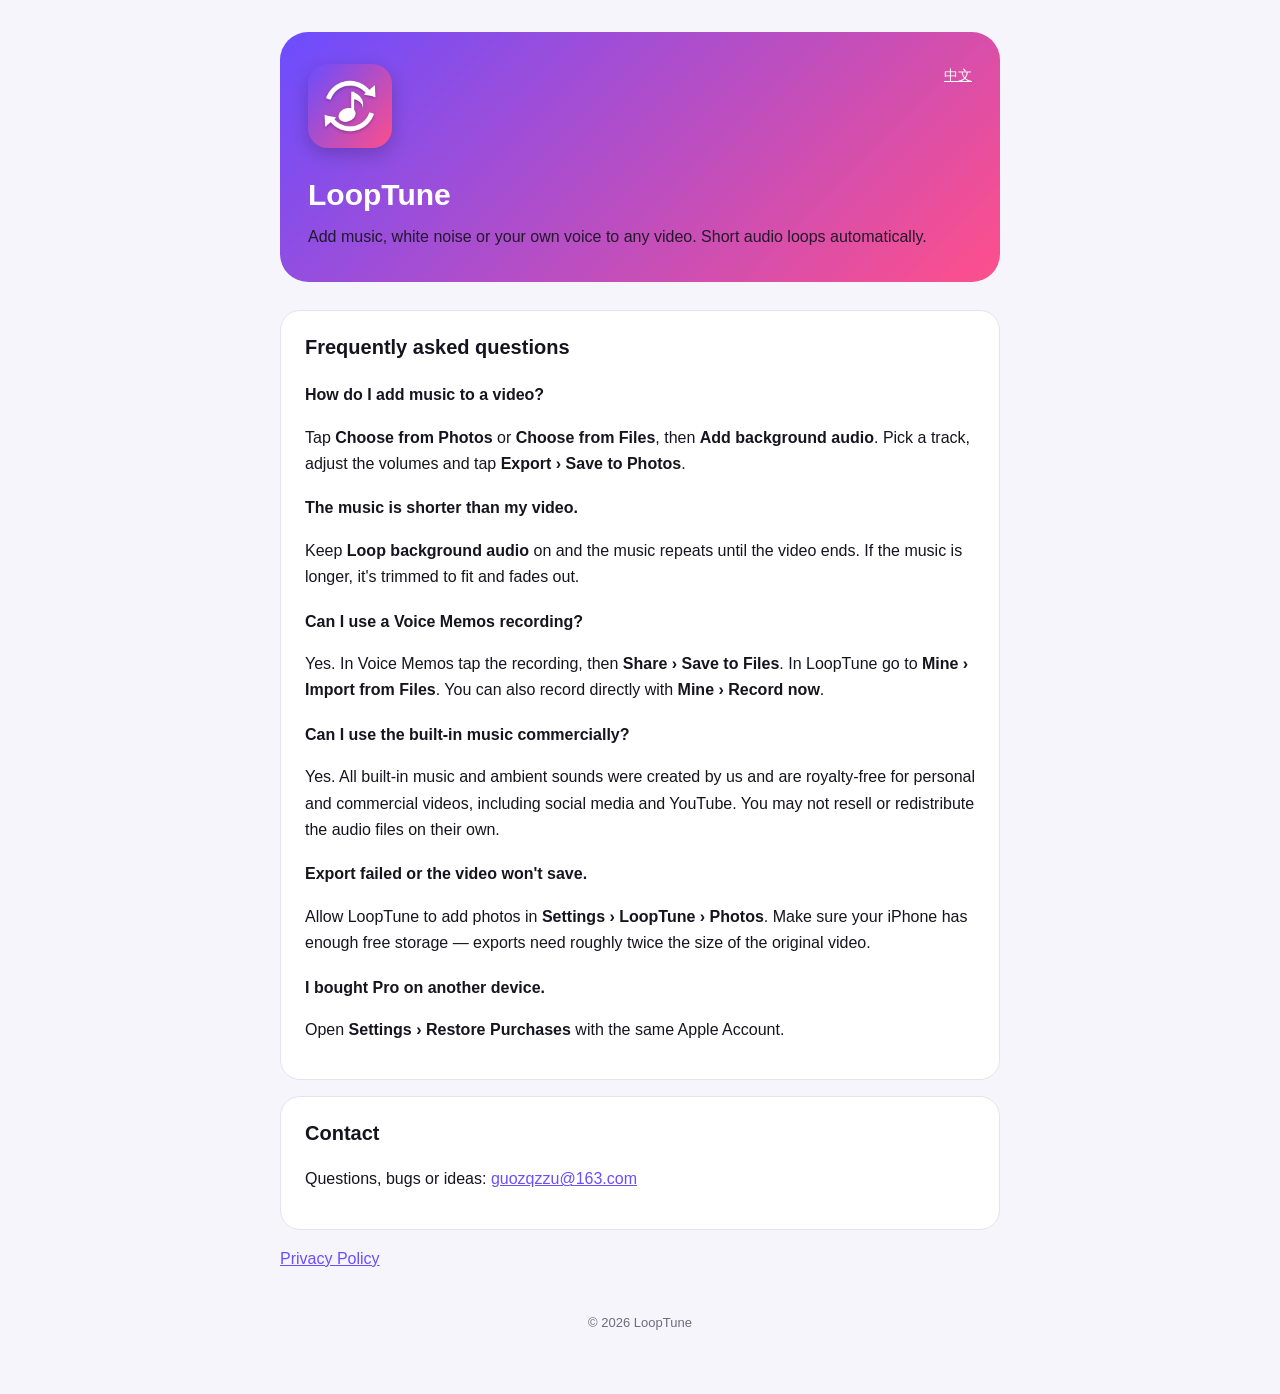
<file: looptune/index.html>
<!doctype html><html lang="en"><head><meta charset="utf-8"><meta name="viewport" content="width=device-width,initial-scale=1">
<title>LoopTune: Add Music to Video — Help</title><meta name="description" content="LoopTune adds royalty-free music, white noise or your own recording to any video. Help and contact.">
<link rel="stylesheet" href="style.css"><link rel="icon" href="icon.png"></head><body><main>
<div class="hero"><span class="lang"><a href="zh.html">中文</a></span><img src="icon.png" alt=""><h1>LoopTune</h1><p>Add music, white noise or your own voice to any video. Short audio loops automatically.</p></div>
<div class="card"><h2>Frequently asked questions</h2>
<h3>How do I add music to a video?</h3><p>Tap <b>Choose from Photos</b> or <b>Choose from Files</b>, then <b>Add background audio</b>. Pick a track, adjust the volumes and tap <b>Export › Save to Photos</b>.</p>
<h3>The music is shorter than my video.</h3><p>Keep <b>Loop background audio</b> on and the music repeats until the video ends. If the music is longer, it's trimmed to fit and fades out.</p>
<h3>Can I use a Voice Memos recording?</h3><p>Yes. In Voice Memos tap the recording, then <b>Share › Save to Files</b>. In LoopTune go to <b>Mine › Import from Files</b>. You can also record directly with <b>Mine › Record now</b>.</p>
<h3>Can I use the built-in music commercially?</h3><p>Yes. All built-in music and ambient sounds were created by us and are royalty-free for personal and commercial videos, including social media and YouTube. You may not resell or redistribute the audio files on their own.</p>
<h3>Export failed or the video won't save.</h3><p>Allow LoopTune to add photos in <b>Settings › LoopTune › Photos</b>. Make sure your iPhone has enough free storage — exports need roughly twice the size of the original video.</p>
<h3>I bought Pro on another device.</h3><p>Open <b>Settings › Restore Purchases</b> with the same Apple Account.</p></div>
<div class="card"><h2>Contact</h2><p>Questions, bugs or ideas: <a href="mailto:guozqzzu@163.com">guozqzzu@163.com</a></p></div>
<p class="muted"><a href="privacy.html">Privacy Policy</a></p>
<footer>© 2026 LoopTune</footer></main></body></html>
</file>
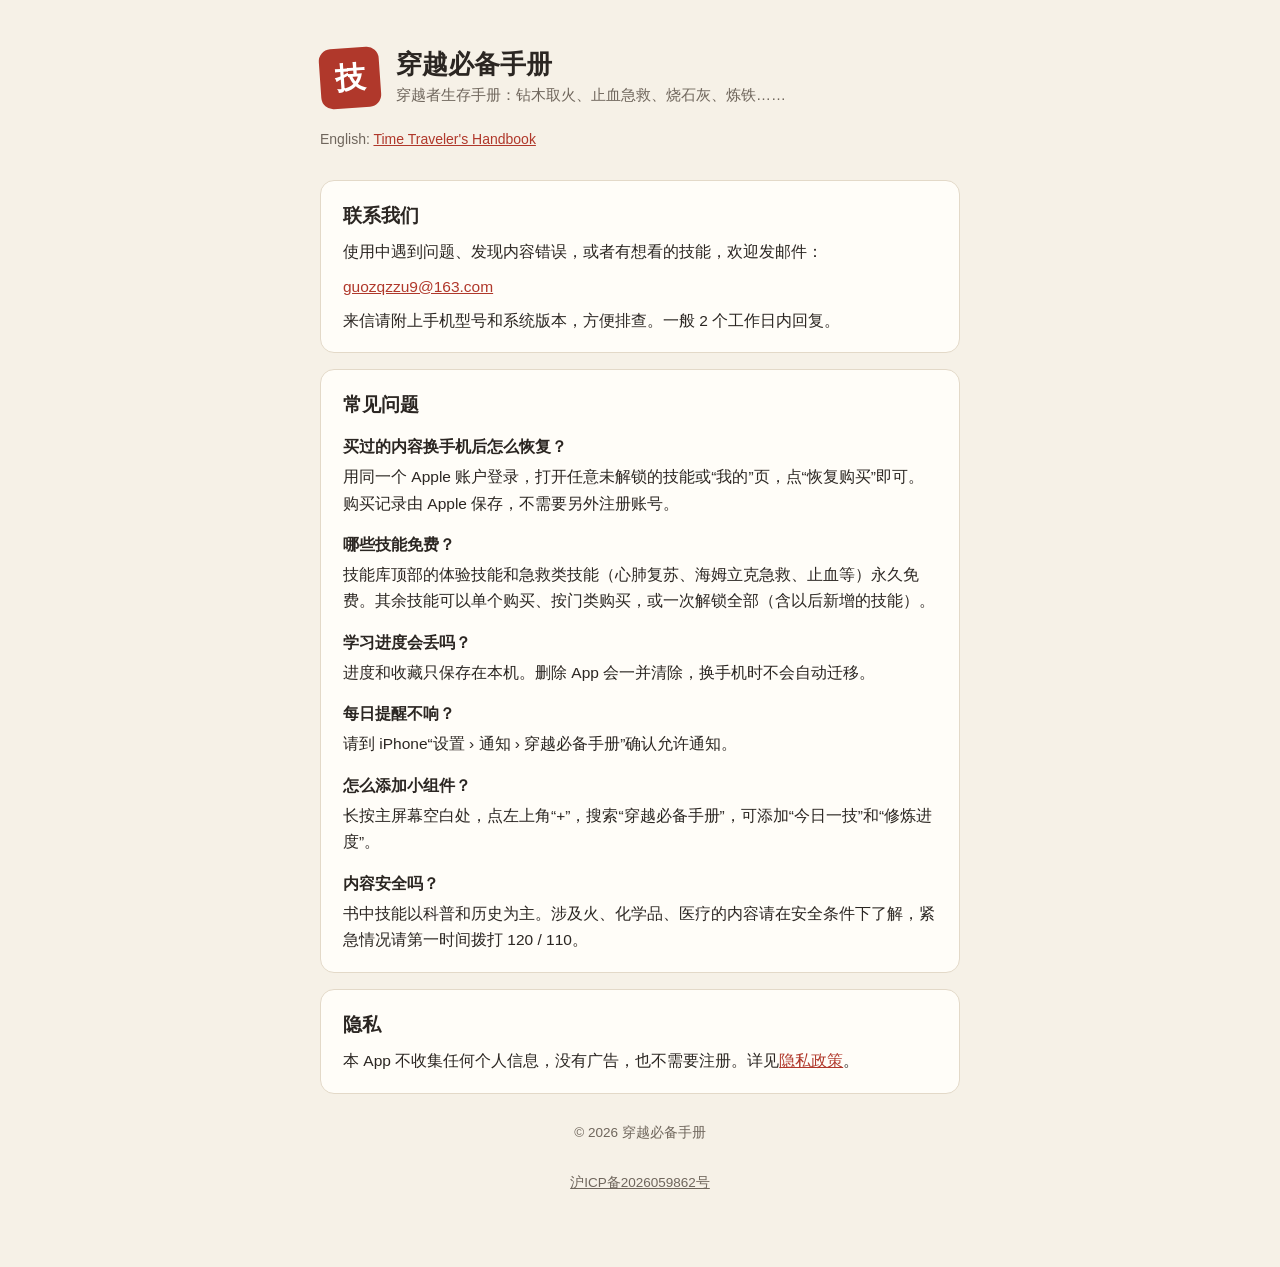
<file: timetravel/index.html>
<!DOCTYPE html>
<html lang="zh-Hans">
<head>
<meta charset="UTF-8">
<meta name="viewport" content="width=device-width, initial-scale=1">
<title>穿越必备手册 · 技术支持</title>
<link rel="stylesheet" href="style.css">
</head>
<body>
<div class="wrap">
  <header>
    <div class="seal">技</div>
    <div>
      <h1>穿越必备手册</h1>
      <div class="sub">穿越者生存手册：钻木取火、止血急救、烧石灰、炼铁……</div>
    </div>
  </header>
  <div class="lang">English: <a href="en/">Time Traveler's Handbook</a></div>

  <section>
    <h2>联系我们</h2>
    <p>使用中遇到问题、发现内容错误，或者有想看的技能，欢迎发邮件：</p>
    <p><a href="mailto:guozqzzu9@163.com">guozqzzu9@163.com</a></p>
    <p>来信请附上手机型号和系统版本，方便排查。一般 2 个工作日内回复。</p>
  </section>

  <section>
    <h2>常见问题</h2>
    <h3>买过的内容换手机后怎么恢复？</h3>
    <p>用同一个 Apple 账户登录，打开任意未解锁的技能或“我的”页，点“恢复购买”即可。购买记录由 Apple 保存，不需要另外注册账号。</p>
    <h3>哪些技能免费？</h3>
    <p>技能库顶部的体验技能和急救类技能（心肺复苏、海姆立克急救、止血等）永久免费。其余技能可以单个购买、按门类购买，或一次解锁全部（含以后新增的技能）。</p>
    <h3>学习进度会丢吗？</h3>
    <p>进度和收藏只保存在本机。删除 App 会一并清除，换手机时不会自动迁移。</p>
    <h3>每日提醒不响？</h3>
    <p>请到 iPhone“设置 › 通知 › 穿越必备手册”确认允许通知。</p>
    <h3>怎么添加小组件？</h3>
    <p>长按主屏幕空白处，点左上角“+”，搜索“穿越必备手册”，可添加“今日一技”和“修炼进度”。</p>
    <h3>内容安全吗？</h3>
    <p>书中技能以科普和历史为主。涉及火、化学品、医疗的内容请在安全条件下了解，紧急情况请第一时间拨打 120 / 110。</p>
  </section>

  <section>
    <h2>隐私</h2>
    <p>本 App 不收集任何个人信息，没有广告，也不需要注册。详见<a href="privacy.html">隐私政策</a>。</p>
  </section>

  <p class="meta">© 2026 穿越必备手册</p>
  <p class="meta"><a href="https://beian.miit.gov.cn/" target="_blank" rel="noopener" style="color:inherit;">沪ICP备2026059862号</a></p>
</div>
</body>
</html>
</file>
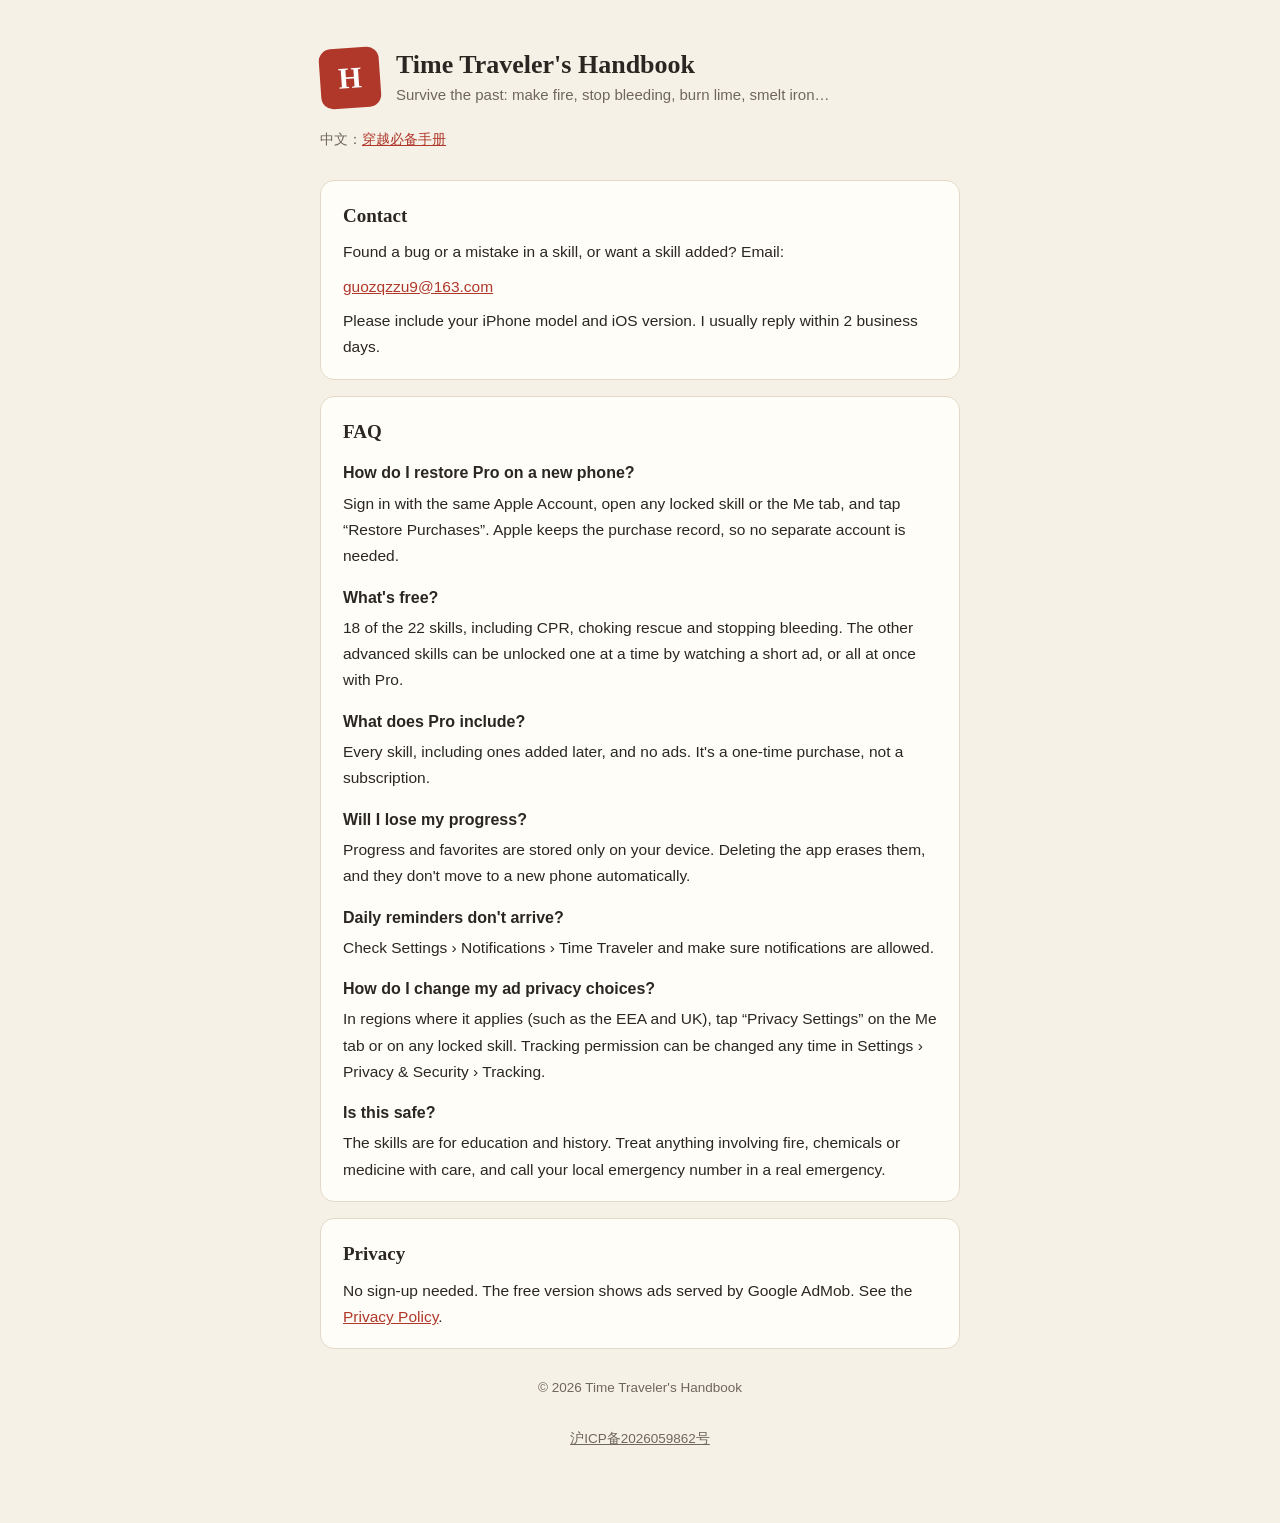
<file: timetravel/en/index.html>
<!DOCTYPE html>
<html lang="en">
<head>
<meta charset="UTF-8">
<meta name="viewport" content="width=device-width, initial-scale=1">
<title>Time Traveler's Handbook · Support</title>
<link rel="stylesheet" href="../style.css">
</head>
<body>
<div class="wrap">
  <header>
    <div class="seal">H</div>
    <div>
      <h1>Time Traveler's Handbook</h1>
      <div class="sub">Survive the past: make fire, stop bleeding, burn lime, smelt iron…</div>
    </div>
  </header>
  <div class="lang">中文：<a href="../">穿越必备手册</a></div>

  <section>
    <h2>Contact</h2>
    <p>Found a bug or a mistake in a skill, or want a skill added? Email:</p>
    <p><a href="mailto:guozqzzu9@163.com">guozqzzu9@163.com</a></p>
    <p>Please include your iPhone model and iOS version. I usually reply within 2 business days.</p>
  </section>

  <section>
    <h2>FAQ</h2>
    <h3>How do I restore Pro on a new phone?</h3>
    <p>Sign in with the same Apple Account, open any locked skill or the Me tab, and tap “Restore Purchases”. Apple keeps the purchase record, so no separate account is needed.</p>
    <h3>What's free?</h3>
    <p>18 of the 22 skills, including CPR, choking rescue and stopping bleeding. The other advanced skills can be unlocked one at a time by watching a short ad, or all at once with Pro.</p>
    <h3>What does Pro include?</h3>
    <p>Every skill, including ones added later, and no ads. It's a one-time purchase, not a subscription.</p>
    <h3>Will I lose my progress?</h3>
    <p>Progress and favorites are stored only on your device. Deleting the app erases them, and they don't move to a new phone automatically.</p>
    <h3>Daily reminders don't arrive?</h3>
    <p>Check Settings › Notifications › Time Traveler and make sure notifications are allowed.</p>
    <h3>How do I change my ad privacy choices?</h3>
    <p>In regions where it applies (such as the EEA and UK), tap “Privacy Settings” on the Me tab or on any locked skill. Tracking permission can be changed any time in Settings › Privacy &amp; Security › Tracking.</p>
    <h3>Is this safe?</h3>
    <p>The skills are for education and history. Treat anything involving fire, chemicals or medicine with care, and call your local emergency number in a real emergency.</p>
  </section>

  <section>
    <h2>Privacy</h2>
    <p>No sign-up needed. The free version shows ads served by Google AdMob. See the <a href="privacy.html">Privacy Policy</a>.</p>
  </section>

  <p class="meta">© 2026 Time Traveler's Handbook</p>
  <p class="meta"><a href="https://beian.miit.gov.cn/" target="_blank" rel="noopener" style="color:inherit;">沪ICP备2026059862号</a></p>
</div>
</body>
</html>
</file>
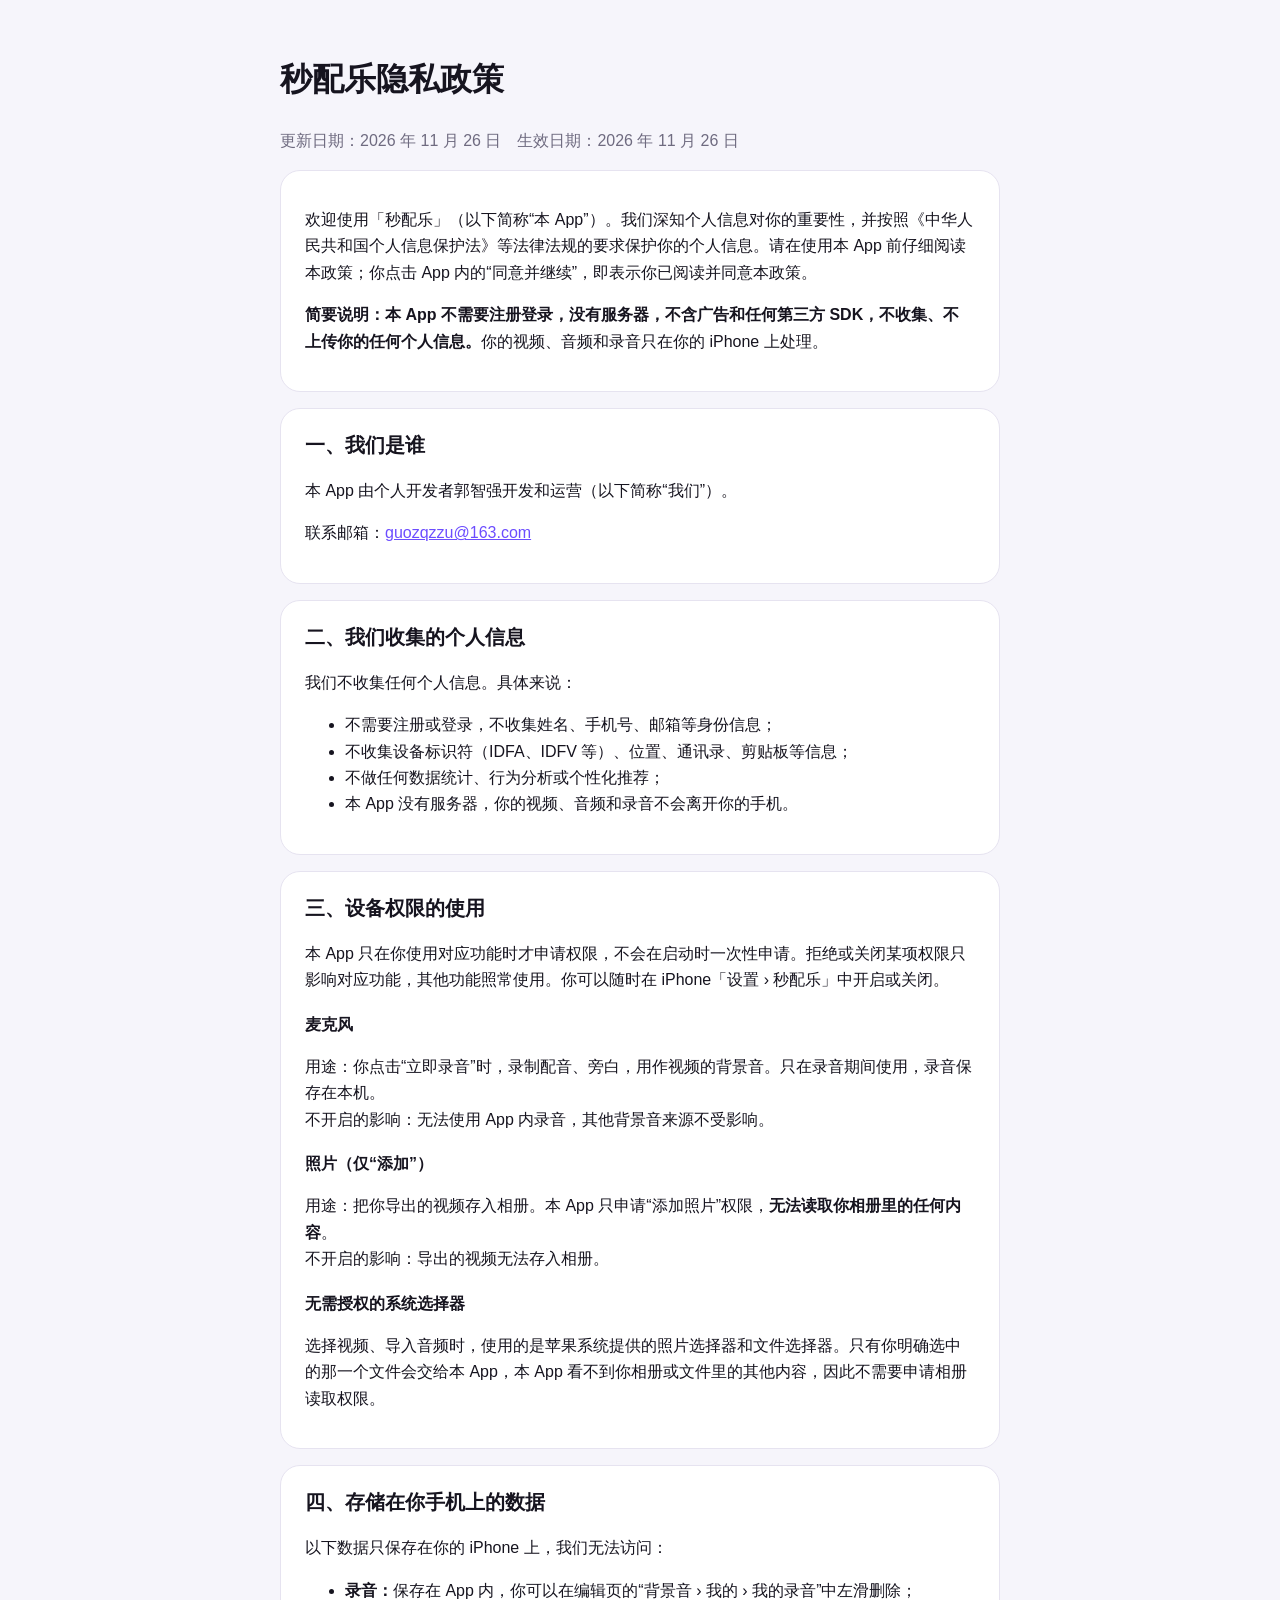
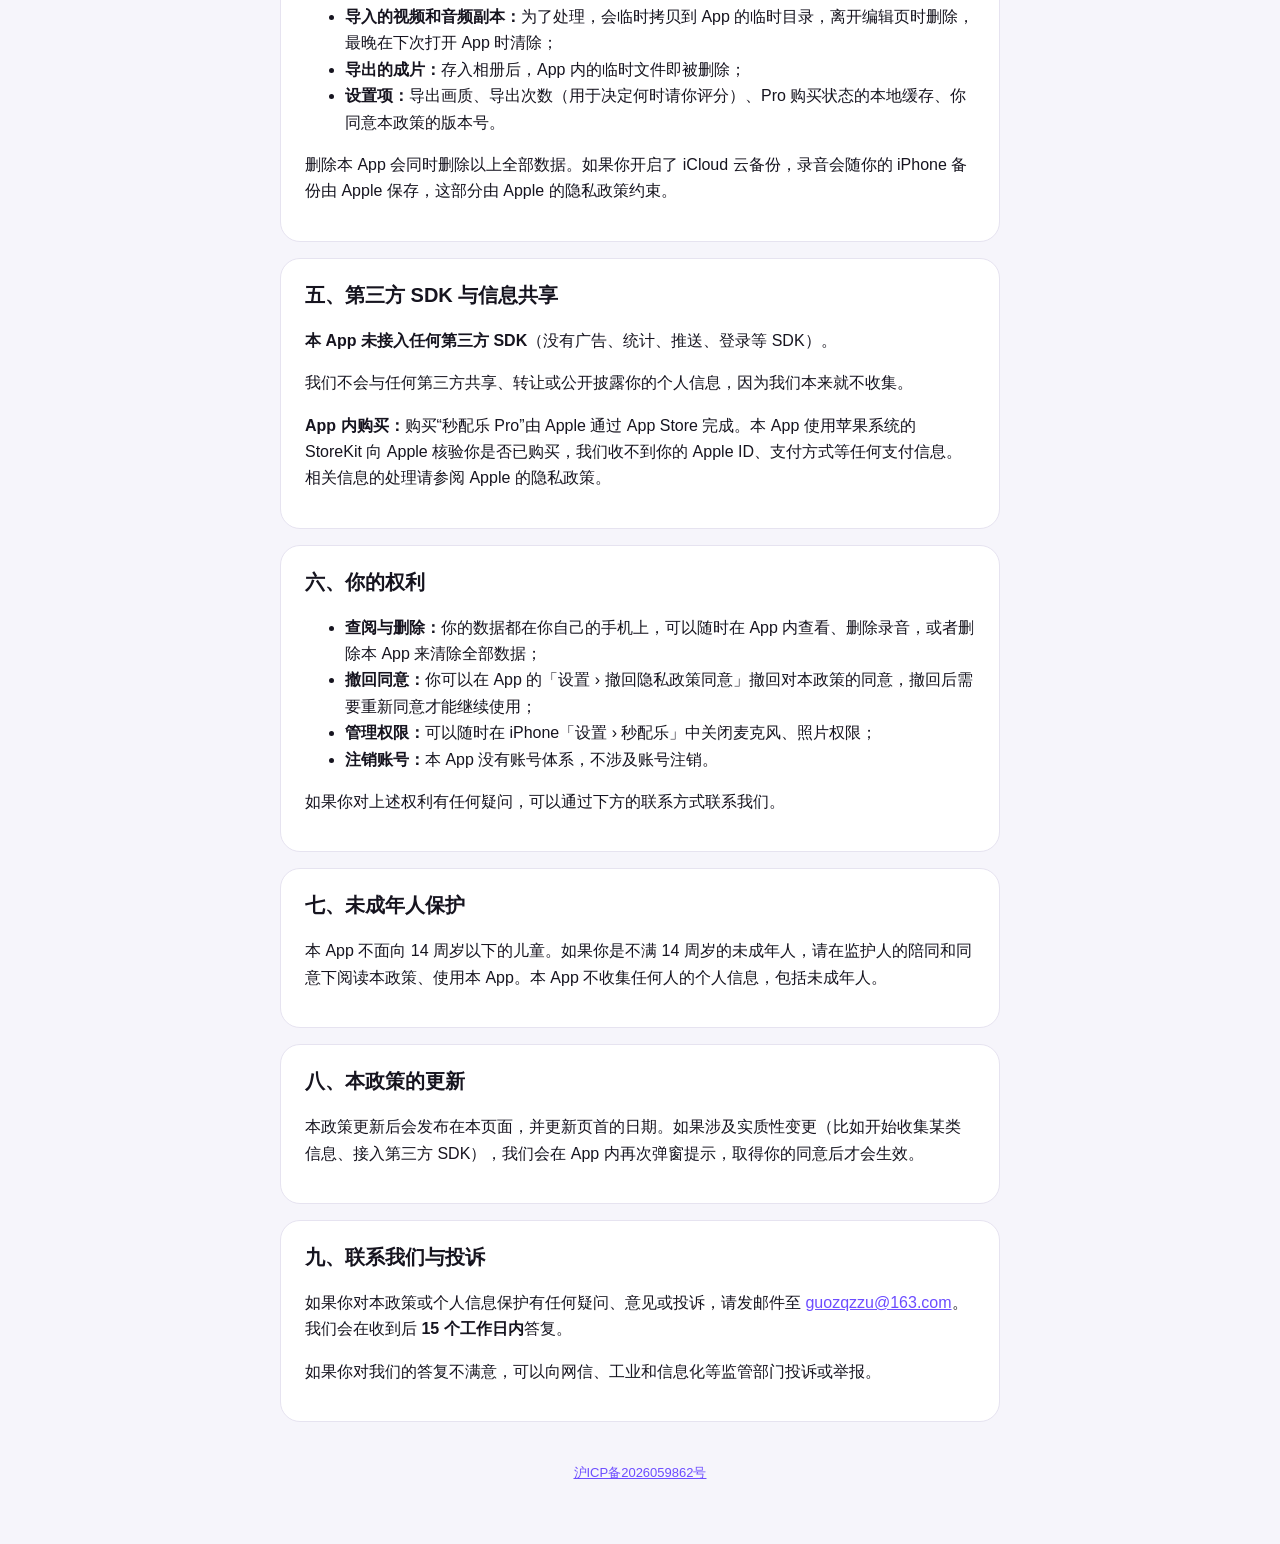
<file: looptune/privacy-zh.html>
<!doctype html><html lang="zh-Hans"><head><meta charset="utf-8"><meta name="viewport" content="width=device-width,initial-scale=1">
<title>秒配乐隐私政策</title><link rel="stylesheet" href="style.css"></head><body><main>
<h1>秒配乐隐私政策</h1><p class="muted">更新日期：2026 年 11 月 26 日　生效日期：2026 年 11 月 26 日</p>

<div class="card"><p>欢迎使用「秒配乐」（以下简称“本 App”）。我们深知个人信息对你的重要性，并按照《中华人民共和国个人信息保护法》等法律法规的要求保护你的个人信息。请在使用本 App 前仔细阅读本政策；你点击 App 内的“同意并继续”，即表示你已阅读并同意本政策。</p>
<p><strong>简要说明：本 App 不需要注册登录，没有服务器，不含广告和任何第三方 SDK，不收集、不上传你的任何个人信息。</strong>你的视频、音频和录音只在你的 iPhone 上处理。</p></div>

<div class="card"><h2>一、我们是谁</h2>
<p>本 App 由个人开发者郭智强开发和运营（以下简称“我们”）。</p>
<p>联系邮箱：<a href="mailto:guozqzzu@163.com">guozqzzu@163.com</a></p></div>

<div class="card"><h2>二、我们收集的个人信息</h2>
<p>我们不收集任何个人信息。具体来说：</p>
<ul>
<li>不需要注册或登录，不收集姓名、手机号、邮箱等身份信息；</li>
<li>不收集设备标识符（IDFA、IDFV 等）、位置、通讯录、剪贴板等信息；</li>
<li>不做任何数据统计、行为分析或个性化推荐；</li>
<li>本 App 没有服务器，你的视频、音频和录音不会离开你的手机。</li>
</ul></div>

<div class="card"><h2>三、设备权限的使用</h2>
<p>本 App 只在你使用对应功能时才申请权限，不会在启动时一次性申请。拒绝或关闭某项权限只影响对应功能，其他功能照常使用。你可以随时在 iPhone「设置 › 秒配乐」中开启或关闭。</p>
<h3>麦克风</h3>
<p>用途：你点击“立即录音”时，录制配音、旁白，用作视频的背景音。只在录音期间使用，录音保存在本机。<br>不开启的影响：无法使用 App 内录音，其他背景音来源不受影响。</p>
<h3>照片（仅“添加”）</h3>
<p>用途：把你导出的视频存入相册。本 App 只申请“添加照片”权限，<strong>无法读取你相册里的任何内容</strong>。<br>不开启的影响：导出的视频无法存入相册。</p>
<h3>无需授权的系统选择器</h3>
<p>选择视频、导入音频时，使用的是苹果系统提供的照片选择器和文件选择器。只有你明确选中的那一个文件会交给本 App，本 App 看不到你相册或文件里的其他内容，因此不需要申请相册读取权限。</p></div>

<div class="card"><h2>四、存储在你手机上的数据</h2>
<p>以下数据只保存在你的 iPhone 上，我们无法访问：</p>
<ul>
<li><strong>录音：</strong>保存在 App 内，你可以在编辑页的“背景音 › 我的 › 我的录音”中左滑删除；</li>
<li><strong>导入的视频和音频副本：</strong>为了处理，会临时拷贝到 App 的临时目录，离开编辑页时删除，最晚在下次打开 App 时清除；</li>
<li><strong>导出的成片：</strong>存入相册后，App 内的临时文件即被删除；</li>
<li><strong>设置项：</strong>导出画质、导出次数（用于决定何时请你评分）、Pro 购买状态的本地缓存、你同意本政策的版本号。</li>
</ul>
<p>删除本 App 会同时删除以上全部数据。如果你开启了 iCloud 云备份，录音会随你的 iPhone 备份由 Apple 保存，这部分由 Apple 的隐私政策约束。</p></div>

<div class="card"><h2>五、第三方 SDK 与信息共享</h2>
<p><strong>本 App 未接入任何第三方 SDK</strong>（没有广告、统计、推送、登录等 SDK）。</p>
<p>我们不会与任何第三方共享、转让或公开披露你的个人信息，因为我们本来就不收集。</p>
<p><strong>App 内购买：</strong>购买“秒配乐 Pro”由 Apple 通过 App Store 完成。本 App 使用苹果系统的 StoreKit 向 Apple 核验你是否已购买，我们收不到你的 Apple ID、支付方式等任何支付信息。相关信息的处理请参阅 Apple 的隐私政策。</p></div>

<div class="card"><h2>六、你的权利</h2>
<ul>
<li><strong>查阅与删除：</strong>你的数据都在你自己的手机上，可以随时在 App 内查看、删除录音，或者删除本 App 来清除全部数据；</li>
<li><strong>撤回同意：</strong>你可以在 App 的「设置 › 撤回隐私政策同意」撤回对本政策的同意，撤回后需要重新同意才能继续使用；</li>
<li><strong>管理权限：</strong>可以随时在 iPhone「设置 › 秒配乐」中关闭麦克风、照片权限；</li>
<li><strong>注销账号：</strong>本 App 没有账号体系，不涉及账号注销。</li>
</ul>
<p>如果你对上述权利有任何疑问，可以通过下方的联系方式联系我们。</p></div>

<div class="card"><h2>七、未成年人保护</h2>
<p>本 App 不面向 14 周岁以下的儿童。如果你是不满 14 周岁的未成年人，请在监护人的陪同和同意下阅读本政策、使用本 App。本 App 不收集任何人的个人信息，包括未成年人。</p></div>

<div class="card"><h2>八、本政策的更新</h2>
<p>本政策更新后会发布在本页面，并更新页首的日期。如果涉及实质性变更（比如开始收集某类信息、接入第三方 SDK），我们会在 App 内再次弹窗提示，取得你的同意后才会生效。</p></div>

<div class="card"><h2>九、联系我们与投诉</h2>
<p>如果你对本政策或个人信息保护有任何疑问、意见或投诉，请发邮件至 <a href="mailto:guozqzzu@163.com">guozqzzu@163.com</a>。我们会在收到后 <strong>15 个工作日内</strong>答复。</p>
<p>如果你对我们的答复不满意，可以向网信、工业和信息化等监管部门投诉或举报。</p></div>

<footer><a href="https://beian.miit.gov.cn/" target="_blank">沪ICP备2026059862号</a></footer>
</main></body></html>
</file>
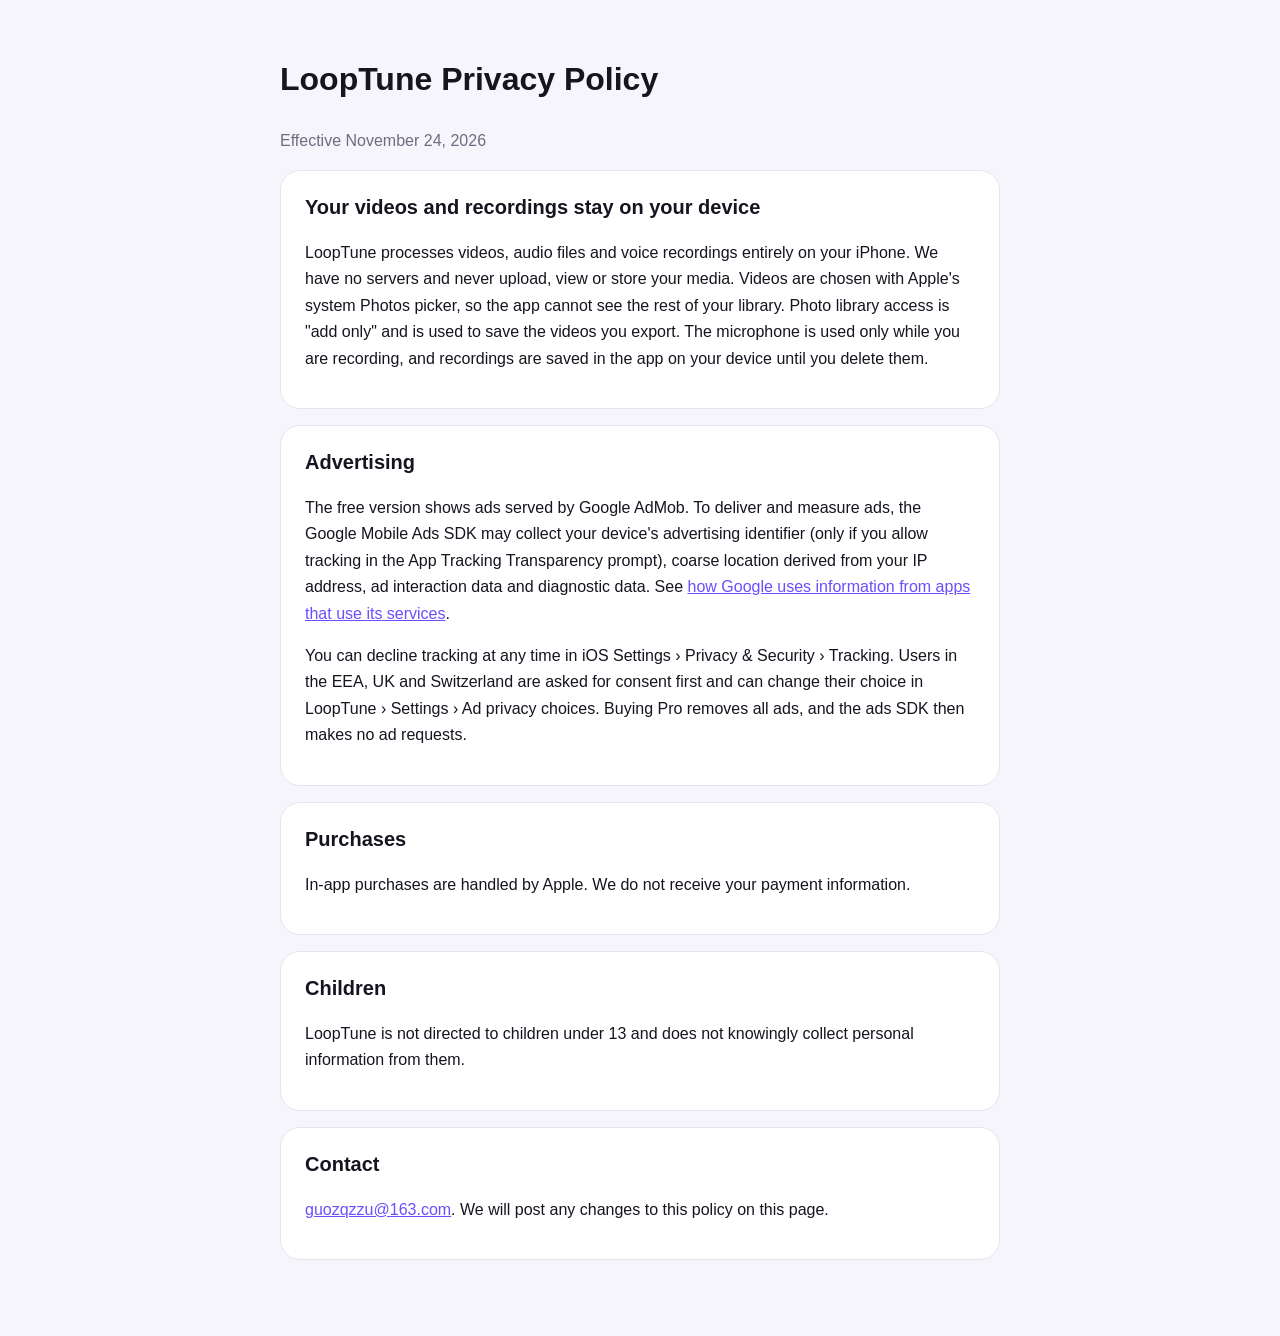
<file: looptune/privacy.html>
<!doctype html><html lang="en"><head><meta charset="utf-8"><meta name="viewport" content="width=device-width,initial-scale=1">
<title>LoopTune Privacy Policy</title><link rel="stylesheet" href="style.css"></head><body><main>
<h1>LoopTune Privacy Policy</h1><p class="muted">Effective November 24, 2026</p>
<div class="card"><h2>Your videos and recordings stay on your device</h2>
<p>LoopTune processes videos, audio files and voice recordings entirely on your iPhone. We have no servers and never upload, view or store your media. Videos are chosen with Apple's system Photos picker, so the app cannot see the rest of your library. Photo library access is "add only" and is used to save the videos you export. The microphone is used only while you are recording, and recordings are saved in the app on your device until you delete them.</p></div>
<div class="card"><h2>Advertising</h2>
<p>The free version shows ads served by Google AdMob. To deliver and measure ads, the Google Mobile Ads SDK may collect your device's advertising identifier (only if you allow tracking in the App Tracking Transparency prompt), coarse location derived from your IP address, ad interaction data and diagnostic data. See <a href="https://policies.google.com/technologies/partner-sites">how Google uses information from apps that use its services</a>.</p>
<p>You can decline tracking at any time in iOS Settings › Privacy & Security › Tracking. Users in the EEA, UK and Switzerland are asked for consent first and can change their choice in LoopTune › Settings › Ad privacy choices. Buying Pro removes all ads, and the ads SDK then makes no ad requests.</p></div>
<div class="card"><h2>Purchases</h2><p>In-app purchases are handled by Apple. We do not receive your payment information.</p></div>
<div class="card"><h2>Children</h2><p>LoopTune is not directed to children under 13 and does not knowingly collect personal information from them.</p></div>
<div class="card"><h2>Contact</h2><p><a href="mailto:guozqzzu@163.com">guozqzzu@163.com</a>. We will post any changes to this policy on this page.</p></div>
</main></body></html>
</file>
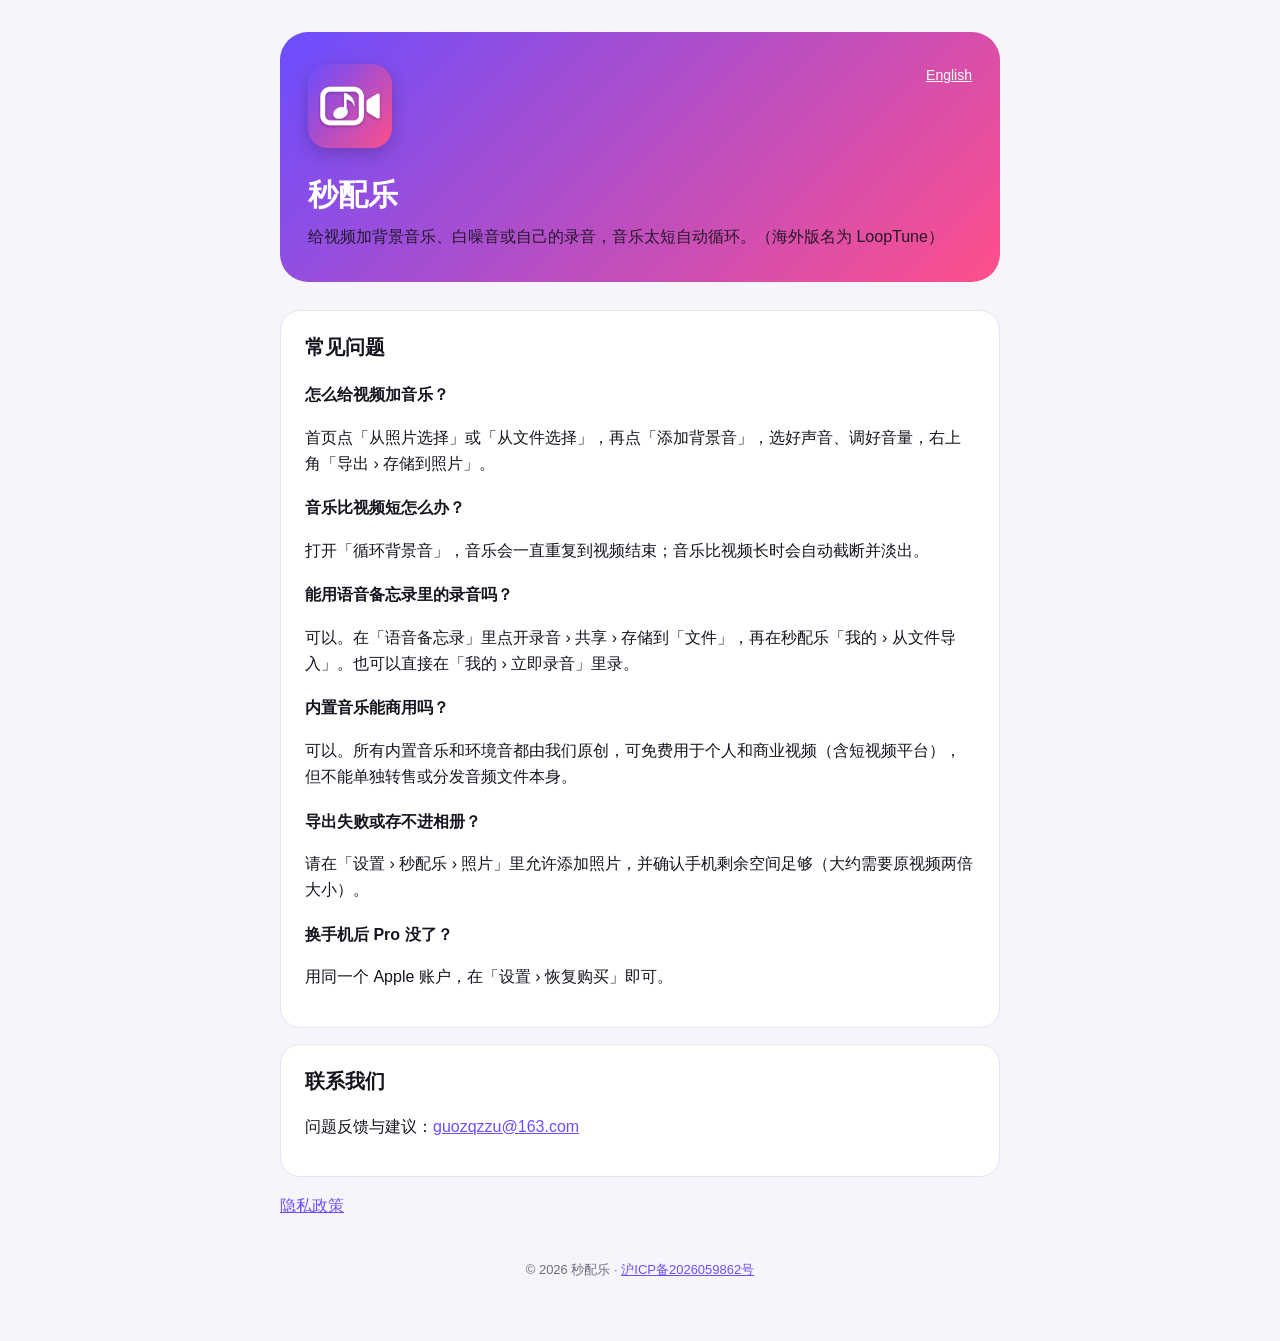
<file: looptune/zh.html>
<!doctype html><html lang="zh-Hans"><head><meta charset="utf-8"><meta name="viewport" content="width=device-width,initial-scale=1">
<title>秒配乐 · 帮助与反馈</title><meta name="description" content="秒配乐：给视频加背景音乐、白噪音或自己的录音。">
<link rel="stylesheet" href="style.css"><link rel="icon" href="icon-zh.png"></head><body><main>
<div class="hero"><span class="lang"><a href="index.html">English</a></span><img src="icon-zh.png" alt=""><h1>秒配乐</h1><p>给视频加背景音乐、白噪音或自己的录音，音乐太短自动循环。（海外版名为 LoopTune）</p></div>
<div class="card"><h2>常见问题</h2>
<h3>怎么给视频加音乐？</h3><p>首页点「从照片选择」或「从文件选择」，再点「添加背景音」，选好声音、调好音量，右上角「导出 › 存储到照片」。</p>
<h3>音乐比视频短怎么办？</h3><p>打开「循环背景音」，音乐会一直重复到视频结束；音乐比视频长时会自动截断并淡出。</p>
<h3>能用语音备忘录里的录音吗？</h3><p>可以。在「语音备忘录」里点开录音 › 共享 › 存储到「文件」，再在秒配乐「我的 › 从文件导入」。也可以直接在「我的 › 立即录音」里录。</p>
<h3>内置音乐能商用吗？</h3><p>可以。所有内置音乐和环境音都由我们原创，可免费用于个人和商业视频（含短视频平台），但不能单独转售或分发音频文件本身。</p>
<h3>导出失败或存不进相册？</h3><p>请在「设置 › 秒配乐 › 照片」里允许添加照片，并确认手机剩余空间足够（大约需要原视频两倍大小）。</p>
<h3>换手机后 Pro 没了？</h3><p>用同一个 Apple 账户，在「设置 › 恢复购买」即可。</p></div>
<div class="card"><h2>联系我们</h2><p>问题反馈与建议：<a href="mailto:guozqzzu@163.com">guozqzzu@163.com</a></p></div>
<p class="muted"><a href="privacy-zh.html">隐私政策</a></p>
<footer>© 2026 秒配乐 · <a href="https://beian.miit.gov.cn/" target="_blank">沪ICP备2026059862号</a><!-- App 备案号下来后补上 -3A --></footer></main></body></html>
</file>
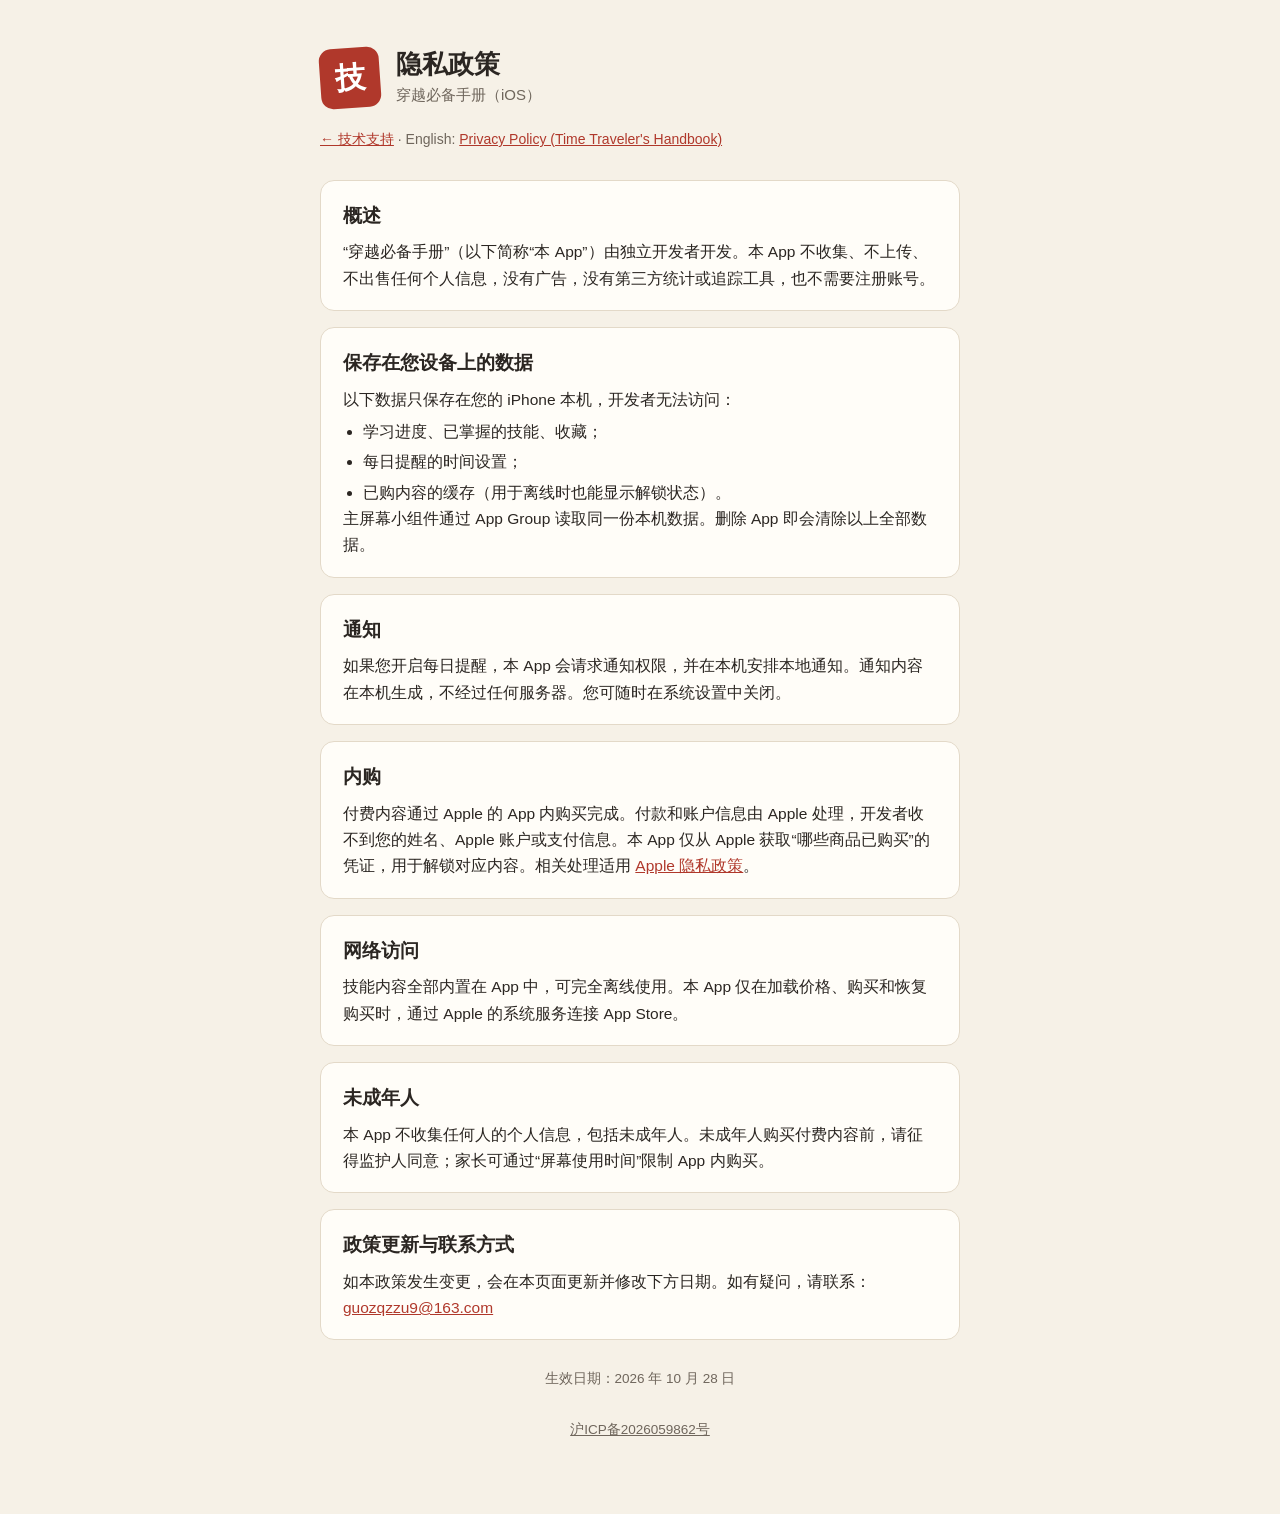
<file: timetravel/privacy.html>
<!DOCTYPE html>
<html lang="zh-Hans">
<head>
<meta charset="UTF-8">
<meta name="viewport" content="width=device-width, initial-scale=1">
<title>穿越必备手册 · 隐私政策</title>
<link rel="stylesheet" href="style.css">
</head>
<body>
<div class="wrap">
  <header>
    <div class="seal">技</div>
    <div>
      <h1>隐私政策</h1>
      <div class="sub">穿越必备手册（iOS）</div>
    </div>
  </header>
  <div class="lang"><a href="./">← 技术支持</a> · English: <a href="en/privacy.html">Privacy Policy (Time Traveler's Handbook)</a></div>

  <section>
    <h2>概述</h2>
    <p>“穿越必备手册”（以下简称“本 App”）由独立开发者开发。本 App 不收集、不上传、不出售任何个人信息，没有广告，没有第三方统计或追踪工具，也不需要注册账号。</p>
  </section>

  <section>
    <h2>保存在您设备上的数据</h2>
    <p>以下数据只保存在您的 iPhone 本机，开发者无法访问：</p>
    <ul>
      <li>学习进度、已掌握的技能、收藏；</li>
      <li>每日提醒的时间设置；</li>
      <li>已购内容的缓存（用于离线时也能显示解锁状态）。</li>
    </ul>
    <p>主屏幕小组件通过 App Group 读取同一份本机数据。删除 App 即会清除以上全部数据。</p>
  </section>

  <section>
    <h2>通知</h2>
    <p>如果您开启每日提醒，本 App 会请求通知权限，并在本机安排本地通知。通知内容在本机生成，不经过任何服务器。您可随时在系统设置中关闭。</p>
  </section>

  <section>
    <h2>内购</h2>
    <p>付费内容通过 Apple 的 App 内购买完成。付款和账户信息由 Apple 处理，开发者收不到您的姓名、Apple 账户或支付信息。本 App 仅从 Apple 获取“哪些商品已购买”的凭证，用于解锁对应内容。相关处理适用 <a href="https://www.apple.com.cn/legal/privacy/">Apple 隐私政策</a>。</p>
  </section>

  <section>
    <h2>网络访问</h2>
    <p>技能内容全部内置在 App 中，可完全离线使用。本 App 仅在加载价格、购买和恢复购买时，通过 Apple 的系统服务连接 App Store。</p>
  </section>

  <section>
    <h2>未成年人</h2>
    <p>本 App 不收集任何人的个人信息，包括未成年人。未成年人购买付费内容前，请征得监护人同意；家长可通过“屏幕使用时间”限制 App 内购买。</p>
  </section>

  <section>
    <h2>政策更新与联系方式</h2>
    <p>如本政策发生变更，会在本页面更新并修改下方日期。如有疑问，请联系：<a href="mailto:guozqzzu9@163.com">guozqzzu9@163.com</a></p>
  </section>

  <p class="meta">生效日期：2026 年 10 月 28 日</p>
  <p class="meta"><a href="https://beian.miit.gov.cn/" target="_blank" rel="noopener" style="color:inherit;">沪ICP备2026059862号</a></p>
</div>
</body>
</html>
</file>
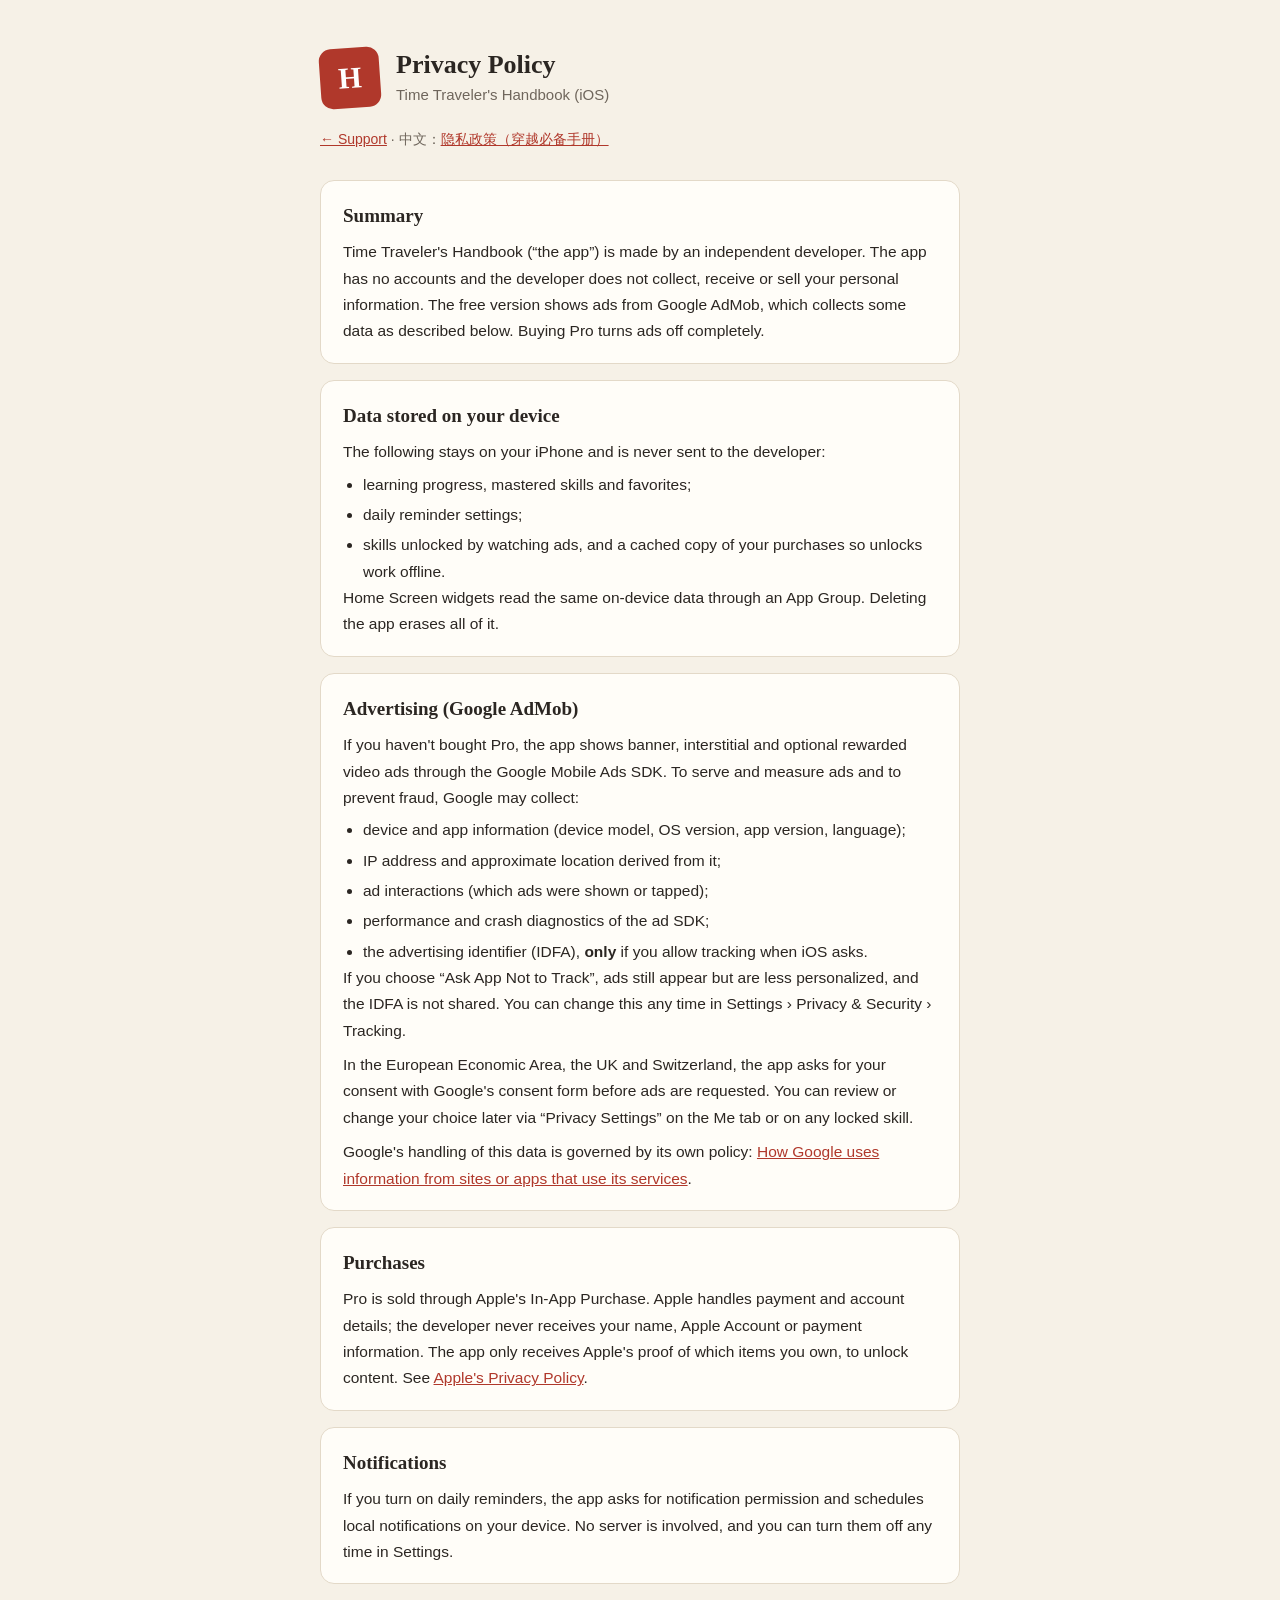
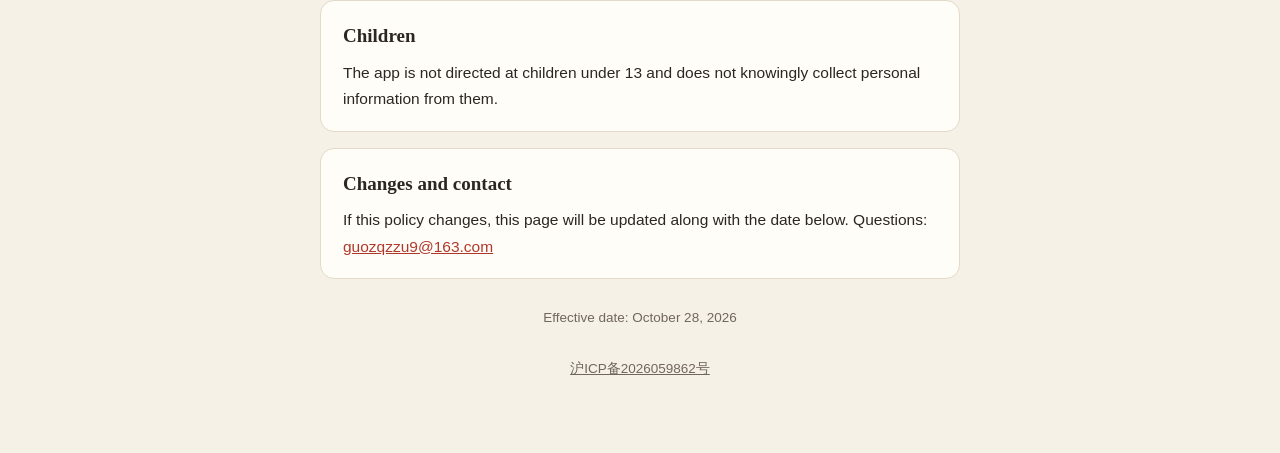
<file: timetravel/en/privacy.html>
<!DOCTYPE html>
<html lang="en">
<head>
<meta charset="UTF-8">
<meta name="viewport" content="width=device-width, initial-scale=1">
<title>Time Traveler's Handbook · Privacy Policy</title>
<link rel="stylesheet" href="../style.css">
</head>
<body>
<div class="wrap">
  <header>
    <div class="seal">H</div>
    <div>
      <h1>Privacy Policy</h1>
      <div class="sub">Time Traveler's Handbook (iOS)</div>
    </div>
  </header>
  <div class="lang"><a href="./">← Support</a> · 中文：<a href="../privacy.html">隐私政策（穿越必备手册）</a></div>

  <section>
    <h2>Summary</h2>
    <p>Time Traveler's Handbook (“the app”) is made by an independent developer. The app has no accounts and the developer does not collect, receive or sell your personal information. The free version shows ads from Google AdMob, which collects some data as described below. Buying Pro turns ads off completely.</p>
  </section>

  <section>
    <h2>Data stored on your device</h2>
    <p>The following stays on your iPhone and is never sent to the developer:</p>
    <ul>
      <li>learning progress, mastered skills and favorites;</li>
      <li>daily reminder settings;</li>
      <li>skills unlocked by watching ads, and a cached copy of your purchases so unlocks work offline.</li>
    </ul>
    <p>Home Screen widgets read the same on-device data through an App Group. Deleting the app erases all of it.</p>
  </section>

  <section>
    <h2>Advertising (Google AdMob)</h2>
    <p>If you haven't bought Pro, the app shows banner, interstitial and optional rewarded video ads through the Google Mobile Ads SDK. To serve and measure ads and to prevent fraud, Google may collect:</p>
    <ul>
      <li>device and app information (device model, OS version, app version, language);</li>
      <li>IP address and approximate location derived from it;</li>
      <li>ad interactions (which ads were shown or tapped);</li>
      <li>performance and crash diagnostics of the ad SDK;</li>
      <li>the advertising identifier (IDFA), <strong>only</strong> if you allow tracking when iOS asks.</li>
    </ul>
    <p>If you choose “Ask App Not to Track”, ads still appear but are less personalized, and the IDFA is not shared. You can change this any time in Settings › Privacy &amp; Security › Tracking.</p>
    <p>In the European Economic Area, the UK and Switzerland, the app asks for your consent with Google's consent form before ads are requested. You can review or change your choice later via “Privacy Settings” on the Me tab or on any locked skill.</p>
    <p>Google's handling of this data is governed by its own policy: <a href="https://policies.google.com/technologies/partner-sites">How Google uses information from sites or apps that use its services</a>.</p>
  </section>

  <section>
    <h2>Purchases</h2>
    <p>Pro is sold through Apple's In-App Purchase. Apple handles payment and account details; the developer never receives your name, Apple Account or payment information. The app only receives Apple's proof of which items you own, to unlock content. See <a href="https://www.apple.com/legal/privacy/">Apple's Privacy Policy</a>.</p>
  </section>

  <section>
    <h2>Notifications</h2>
    <p>If you turn on daily reminders, the app asks for notification permission and schedules local notifications on your device. No server is involved, and you can turn them off any time in Settings.</p>
  </section>

  <section>
    <h2>Children</h2>
    <p>The app is not directed at children under 13 and does not knowingly collect personal information from them.</p>
  </section>

  <section>
    <h2>Changes and contact</h2>
    <p>If this policy changes, this page will be updated along with the date below. Questions: <a href="mailto:guozqzzu9@163.com">guozqzzu9@163.com</a></p>
  </section>

  <p class="meta">Effective date: October 28, 2026</p>
  <p class="meta"><a href="https://beian.miit.gov.cn/" target="_blank" rel="noopener" style="color:inherit;">沪ICP备2026059862号</a></p>
</div>
</body>
</html>
</file>
<file: looptune/style.css>
:root{--brand:#6C4DFF;--pink:#FF4F8B;--ink:#16141F;--muted:#6F6B80;--bg:#F6F5FB;--card:#fff;--line:#E6E3F0}
@media(prefers-color-scheme:dark){:root{--ink:#F4F2FA;--muted:#9C98AE;--bg:#0E0D14;--card:#1A1824;--line:#2C2A38}}
*{box-sizing:border-box}body{margin:0;font:16px/1.65 -apple-system,BlinkMacSystemFont,"PingFang SC","Hiragino Sans",sans-serif;color:var(--ink);background:var(--bg)}
main{max-width:760px;margin:0 auto;padding:32px 20px 60px}
.hero{background:linear-gradient(135deg,var(--brand),var(--pink));color:#fff;border-radius:28px;padding:32px 28px;margin-bottom:28px}
.hero img{width:84px;height:84px;border-radius:20px;box-shadow:0 6px 18px rgba(0,0,0,.2)}
.hero h1{margin:14px 0 4px;font-size:30px}.hero p{margin:0;opacity:.92}
.card{background:var(--card);border:1px solid var(--line);border-radius:20px;padding:20px 24px;margin:16px 0}
h2{font-size:20px;margin:0 0 8px}h3{font-size:16px;margin:18px 0 4px}p,li{color:var(--ink)}.muted{color:var(--muted)}
a{color:var(--brand)}footer{text-align:center;color:var(--muted);font-size:13px;margin-top:40px}
.lang{float:right;font-size:14px}.lang a{color:#fff}
</file>
<file: timetravel/style.css>
:root {
  --paper: #F6F1E7; --card: #FFFDF8; --ink: #2B2622; --muted: #6F665C;
  --line: #E3D9C8; --accent: #B0382B;
}
@media (prefers-color-scheme: dark) {
  :root {
    --paper: #191613; --card: #23201C; --ink: #ECE4D8; --muted: #A89D8F;
    --line: #3A332C; --accent: #E0644F;
  }
}
* { margin: 0; padding: 0; box-sizing: border-box; }
body {
  font-family: -apple-system, BlinkMacSystemFont, "PingFang SC", "Segoe UI", Roboto, sans-serif;
  background: var(--paper); color: var(--ink); line-height: 1.7;
  -webkit-font-smoothing: antialiased;
}
.wrap { max-width: 680px; margin: 0 auto; padding: 48px 20px 72px; }
header { display: flex; align-items: center; gap: 16px; margin-bottom: 8px; }
.seal {
  flex: none; width: 60px; height: 60px; border-radius: 12px; background: var(--accent);
  color: #fff; display: grid; place-items: center; transform: rotate(-4deg);
  font: 600 30px/1 "Songti SC", Georgia, serif;
}
h1 { font: 700 26px/1.25 "Songti SC", Georgia, serif; }
.sub { color: var(--muted); font-size: 15px; }
.lang { margin: 20px 0 28px; font-size: 14px; color: var(--muted); }
.lang a { color: var(--accent); }
section {
  background: var(--card); border: 1px solid var(--line); border-radius: 14px;
  padding: 22px 22px 18px; margin-bottom: 16px;
}
h2 { font: 600 19px/1.4 "Songti SC", Georgia, serif; margin-bottom: 10px; }
h3 { font-size: 16px; margin: 14px 0 4px; }
p, li { font-size: 15.5px; }
p + p { margin-top: 8px; }
ul { padding-left: 20px; margin-top: 6px; }
li + li { margin-top: 4px; }
a { color: var(--accent); }
.meta { color: var(--muted); font-size: 13.5px; margin-top: 28px; text-align: center; }
</file>
